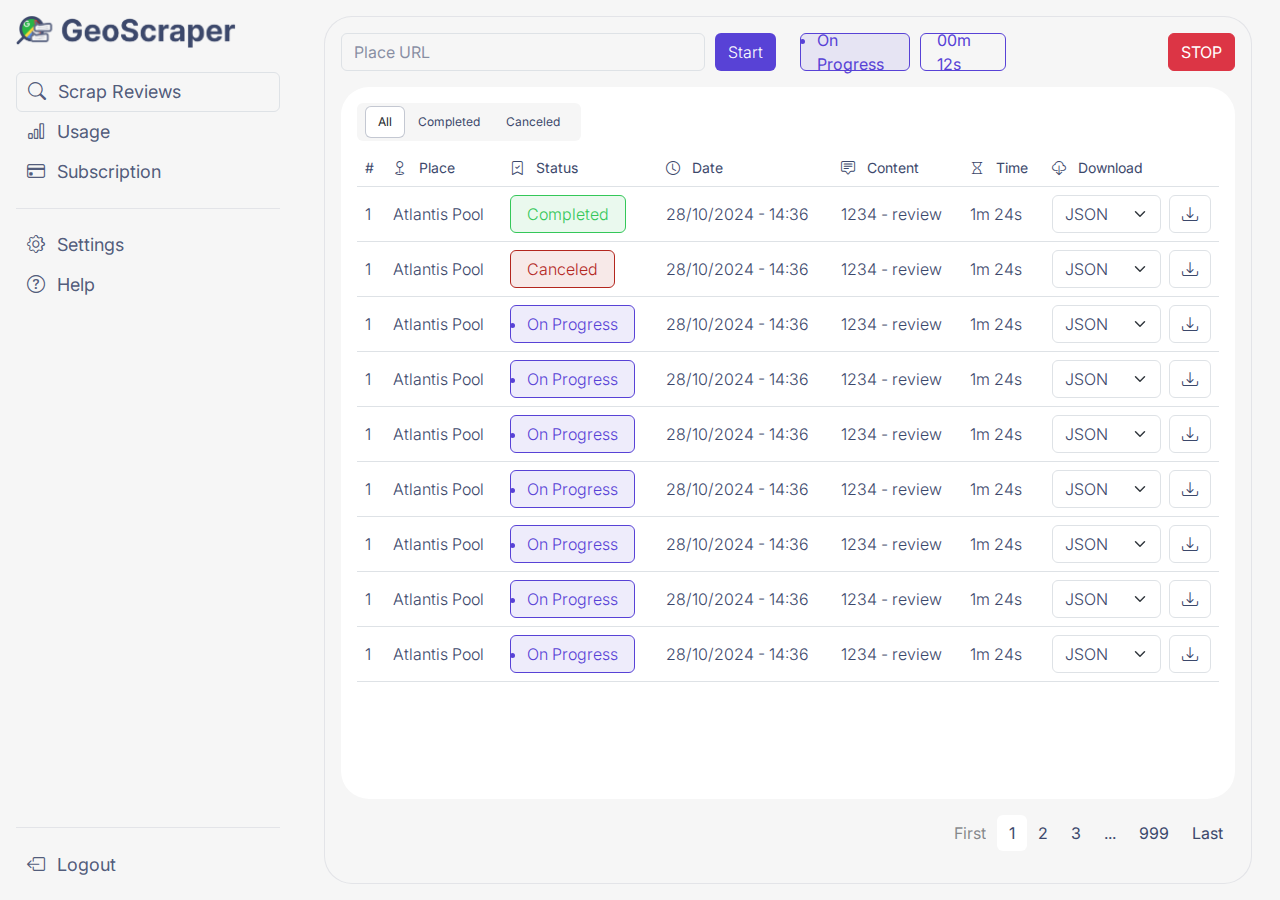
<file: index.html>
<!DOCTYPE html>
<html lang="en">

<head>
    <link href="https://cdn.jsdelivr.net/npm/bootstrap@5.3.3/dist/css/bootstrap.min.css" rel="stylesheet"
        integrity="sha384-QWTKZyjpPEjISv5WaRU9OFeRpok6YctnYmDr5pNlyT2bRjXh0JMhjY6hW+ALEwIH" crossorigin="anonymous">
    <link rel="preconnect" href="https://fonts.googleapis.com">
    <link rel="preconnect" href="https://fonts.gstatic.com" crossorigin>
    <link rel="stylesheet" href="https://cdn.jsdelivr.net/npm/bootstrap-icons@1.11.3/font/bootstrap-icons.min.css">
    <link
        href="https://fonts.googleapis.com/css2?family=Inter:ital,opsz,wght@0,14..32,100..900;1,14..32,100..900&family=Josefin+Sans:ital,wght@0,100..700;1,100..700&display=swap"
        rel="stylesheet">
    <link href="./style.css" rel="stylesheet" />
    <meta charset="UTF-8">
    <meta name="viewport" content="width=device-width, initial-scale=1.0">
    <title>Document</title>
</head>

<body>
    <section class="row geo-wrapper">
        <div class="col-3">
            <div class="geo-menu-wrapper card border-0 bg-transparent flex-grow-1">
                <div class="card-body">
                    <div class="geo-logo">
                        <img src="./images/logo.png" alt="GeoScraper logo">
                    </div>
                    <ul class="geo-menu list-group mt-4 h-100">
                        <li class="geo-menu-item list-group-item border bg-transparent">
                            <a href="./index.html">
                                <i class="bi-search"></i>
                                Scrap Reviews
                            </a>
                        </li>
                        <li class="geo-menu-item list-group-item bg-transparent">
                            <a href="">
                                <i class="bi-bar-chart"></i>
                                Usage
                            </a>
                        </li>
                        <li class="geo-menu-item list-group-item bg-transparent">
                            <a href="">
                                <i class="bi-credit-card"></i>
                                Subscription
                            </a>
                        </li>
                        <hr>
                        <li class="geo-menu-item list-group-item bg-transparent">
                            <a href="./settings.html">
                                <i class="bi-gear"></i>
                                Settings
                            </a>
                        </li>
                        <li class="geo-menu-item list-group-item bg-transparent">
                            <a href="./help.html">
                                <i class="bi-question-circle"></i>
                                Help
                            </a>
                        </li>
                        <hr class="mt-auto">
                        <li class="geo-menu-item list-group-item bg-transparent">
                            <a href="">
                                <i class="bi-box-arrow-left"></i>
                                Logout
                            </a>
                        </li>
                    </ul>
                </div>
            </div>
        </div>
        <div class="col-9 p-3">
            <div class="card h-100 geo-right-wrapper">
                <div class="card-body geo-right p-0">
                    <div class="card h-100 border-0 bg-transparent">
                        <div class="card-body vstack gap-3">
                            <div class="row">
                                <div class="col-6 search-input">
                                    <div class="input-group">
                                        <input type="text" class="form-control" placeholder="Place URL"
                                            aria-describedby="addon-wrapping">
                                    </div>
                                    <button class="btn">Start</button>
                                </div>
                                <div class="col progress-status">
                                    <div class="geo-badge">
                                        <li>On Progress</li>
                                    </div>
                                    <div class="geo-badge bg-transparent">
                                        00m 12s
                                    </div>
                                </div>
                                <div class="col d-flex justify-content-end">
                                    <button class="btn btn-danger">STOP</button>
                                </div>
                            </div>
                            <div class="card geo-right-body border-0">
                                <div class="card-body">
                                    <div class="d-flex">
                                        <div class="geo-filter">
                                            <input type="radio" class="btn-check" name="options-base" id="option5"
                                                autocomplete="off" checked>
                                            <label class="btn" for="option5">All</label>

                                            <input type="radio" class="btn-check" name="options-base" id="option6"
                                                autocomplete="off">
                                            <label class="btn" for="option6">Completed</label>

                                            <input type="radio" class="btn-check" name="options-base" id="option8"
                                                autocomplete="off">
                                            <label class="btn" for="option8">Canceled</label>
                                        </div>
                                    </div>
                                    <div class="mt-2">
                                        <table class="table geo-table">
                                            <thead>
                                                <tr>
                                                    <th scope="col">#</th>
                                                    <th scope="col">
                                                        <i class="bi-geo"></i>
                                                        Place
                                                    </th>
                                                    <th scope="col">
                                                        <i class="bi-bookmark-check"></i>
                                                        Status
                                                    </th>
                                                    <th scope="col">
                                                        <i class="bi-clock"></i>
                                                        Date
                                                    </th>
                                                    <th scope="col">
                                                        <i class="bi-chat-square-text"></i>
                                                        Content
                                                    </th>
                                                    <th scope="col">
                                                        <i class="bi-hourglass"></i>
                                                        Time
                                                    </th>
                                                    <th scope="col">
                                                        <i class="bi-cloud-download"></i>
                                                        Download
                                                    </th>
                                                </tr>
                                            </thead>
                                            <tbody>
                                                <tr>
                                                    <th scope="row">1</th>
                                                    <td>
                                                        <a href="./scraped-item.html">
                                                            Atlantis Pool
                                                        </a>
                                                    </td>
                                                    <td>
                                                        <div class="d-flex">
                                                            <div class="geo-badge success">
                                                                Completed
                                                            </div>
                                                        </div>
                                                    </td>
                                                    <td>28/10/2024 - 14:36</td>
                                                    <td>1234 - review</td>
                                                    <td>1m 24s</td>
                                                    <td>
                                                        <div class="d-flex gap-2 geo-select">
                                                            <select class="form-select"
                                                                aria-label="Default select example">
                                                                <option selected>JSON</option>
                                                                <option value="1">CSV</option>
                                                            </select>
                                                            <button class="btn border"><i
                                                                    class="bi-download"></i></button>
                                                        </div>
                                                    </td>
                                                </tr>
                                                <tr>
                                                    <th scope="row">1</th>
                                                    <td>Atlantis Pool</td>
                                                    <td>
                                                        <div class="d-flex">
                                                            <div class="geo-badge canceled">
                                                                Canceled
                                                            </div>
                                                        </div>
                                                    </td>
                                                    <td>28/10/2024 - 14:36</td>
                                                    <td>1234 - review</td>
                                                    <td>1m 24s</td>
                                                    <td>
                                                        <div class="d-flex gap-2 geo-select">
                                                            <select class="form-select"
                                                                aria-label="Default select example">
                                                                <option selected>JSON</option>
                                                                <option value="1">CSV</option>
                                                            </select>
                                                            <button class="btn border"><i
                                                                    class="bi-download"></i></button>
                                                        </div>
                                                    </td>
                                                </tr>
                                                <tr>
                                                    <th scope="row">1</th>
                                                    <td>Atlantis Pool</td>
                                                    <td>
                                                        <div class="d-flex">
                                                            <div class="geo-badge">
                                                                <li>On Progress</li>
                                                            </div>
                                                        </div>
                                                    </td>
                                                    <td>28/10/2024 - 14:36</td>
                                                    <td>1234 - review</td>
                                                    <td>1m 24s</td>
                                                    <td>
                                                        <div class="d-flex gap-2 geo-select">
                                                            <select class="form-select"
                                                                aria-label="Default select example">
                                                                <option selected>JSON</option>
                                                                <option value="1">CSV</option>
                                                            </select>
                                                            <button class="btn border"><i
                                                                    class="bi-download"></i></button>
                                                        </div>
                                                    </td>
                                                </tr>
                                                <tr>
                                                    <th scope="row">1</th>
                                                    <td>Atlantis Pool</td>
                                                    <td>
                                                        <div class="d-flex">
                                                            <div class="geo-badge">
                                                                <li>On Progress</li>
                                                            </div>
                                                        </div>
                                                    </td>
                                                    <td>28/10/2024 - 14:36</td>
                                                    <td>1234 - review</td>
                                                    <td>1m 24s</td>
                                                    <td>
                                                        <div class="d-flex gap-2 geo-select">
                                                            <select class="form-select"
                                                                aria-label="Default select example">
                                                                <option selected>JSON</option>
                                                                <option value="1">CSV</option>
                                                            </select>
                                                            <button class="btn border"><i
                                                                    class="bi-download"></i></button>
                                                        </div>
                                                    </td>
                                                </tr>
                                                <tr>
                                                    <th scope="row">1</th>
                                                    <td>Atlantis Pool</td>
                                                    <td>
                                                        <div class="d-flex">
                                                            <div class="geo-badge">
                                                                <li>On Progress</li>
                                                            </div>
                                                        </div>
                                                    </td>
                                                    <td>28/10/2024 - 14:36</td>
                                                    <td>1234 - review</td>
                                                    <td>1m 24s</td>
                                                    <td>
                                                        <div class="d-flex gap-2 geo-select">
                                                            <select class="form-select"
                                                                aria-label="Default select example">
                                                                <option selected>JSON</option>
                                                                <option value="1">CSV</option>
                                                            </select>
                                                            <button class="btn border"><i
                                                                    class="bi-download"></i></button>
                                                        </div>
                                                    </td>
                                                </tr>
                                                <tr>
                                                    <th scope="row">1</th>
                                                    <td>Atlantis Pool</td>
                                                    <td>
                                                        <div class="d-flex">
                                                            <div class="geo-badge">
                                                                <li>On Progress</li>
                                                            </div>
                                                        </div>
                                                    </td>
                                                    <td>28/10/2024 - 14:36</td>
                                                    <td>1234 - review</td>
                                                    <td>1m 24s</td>
                                                    <td>
                                                        <div class="d-flex gap-2 geo-select">
                                                            <select class="form-select"
                                                                aria-label="Default select example">
                                                                <option selected>JSON</option>
                                                                <option value="1">CSV</option>
                                                            </select>
                                                            <button class="btn border"><i
                                                                    class="bi-download"></i></button>
                                                        </div>
                                                    </td>
                                                </tr>
                                                <tr>
                                                    <th scope="row">1</th>
                                                    <td>Atlantis Pool</td>
                                                    <td>
                                                        <div class="d-flex">
                                                            <div class="geo-badge">
                                                                <li>On Progress</li>
                                                            </div>
                                                        </div>
                                                    </td>
                                                    <td>28/10/2024 - 14:36</td>
                                                    <td>1234 - review</td>
                                                    <td>1m 24s</td>
                                                    <td>
                                                        <div class="d-flex gap-2 geo-select">
                                                            <select class="form-select"
                                                                aria-label="Default select example">
                                                                <option selected>JSON</option>
                                                                <option value="1">CSV</option>
                                                            </select>
                                                            <button class="btn border"><i
                                                                    class="bi-download"></i></button>
                                                        </div>
                                                    </td>
                                                </tr>
                                                <tr>
                                                    <th scope="row">1</th>
                                                    <td>Atlantis Pool</td>
                                                    <td>
                                                        <div class="d-flex">
                                                            <div class="geo-badge">
                                                                <li>On Progress</li>
                                                            </div>
                                                        </div>
                                                    </td>
                                                    <td>28/10/2024 - 14:36</td>
                                                    <td>1234 - review</td>
                                                    <td>1m 24s</td>
                                                    <td>
                                                        <div class="d-flex gap-2 geo-select">
                                                            <select class="form-select"
                                                                aria-label="Default select example">
                                                                <option selected>JSON</option>
                                                                <option value="1">CSV</option>
                                                            </select>
                                                            <button class="btn border"><i
                                                                    class="bi-download"></i></button>
                                                        </div>
                                                    </td>
                                                </tr>
                                                <tr>
                                                    <th scope="row">1</th>
                                                    <td>Atlantis Pool</td>
                                                    <td>
                                                        <div class="d-flex">
                                                            <div class="geo-badge">
                                                                <li>On Progress</li>
                                                            </div>
                                                        </div>
                                                    </td>
                                                    <td>28/10/2024 - 14:36</td>
                                                    <td>1234 - review</td>
                                                    <td>1m 24s</td>
                                                    <td>
                                                        <div class="d-flex gap-2 geo-select">
                                                            <select class="form-select"
                                                                aria-label="Default select example">
                                                                <option selected>JSON</option>
                                                                <option value="1">CSV</option>
                                                            </select>
                                                            <button class="btn border"><i
                                                                    class="bi-download"></i></button>
                                                        </div>
                                                    </td>
                                                </tr>


                                            </tbody>
                                        </table>
                                    </div>
                                </div>
                            </div>
                            <nav class="ms-auto geo-pagination" aria-label="Scraper pagination">
                                <ul class="pagination">
                                    <li class="page-item"><a class="page-link border-0 disabled" href="#">First</a></li>
                                    <li class="page-item"><a class="page-link border-0 active" href="#">1</a></li>
                                    <li class="page-item"><a class="page-link border-0" href="#">2</a></li>
                                    <li class="page-item"><a class="page-link border-0" href="#">3</a></li>
                                    <li class="page-item"><a class="page-link border-0" href="#">...</a></li>
                                    <li class="page-item"><a class="page-link border-0" href="#">999</a></li>
                                    <li class="page-item"><a class="page-link border-0" href="#">Last</a></li>
                                </ul>
                            </nav>
                        </div>
                    </div>
                </div>
            </div>
        </div>
    </section>

    <script src="https://cdn.jsdelivr.net/npm/bootstrap@5.3.3/dist/js/bootstrap.bundle.min.js"
        integrity="sha384-YvpcrYf0tY3lHB60NNkmXc5s9fDVZLESaAA55NDzOxhy9GkcIdslK1eN7N6jIeHz"
        crossorigin="anonymous"></script>
</body>

</html>
</file>
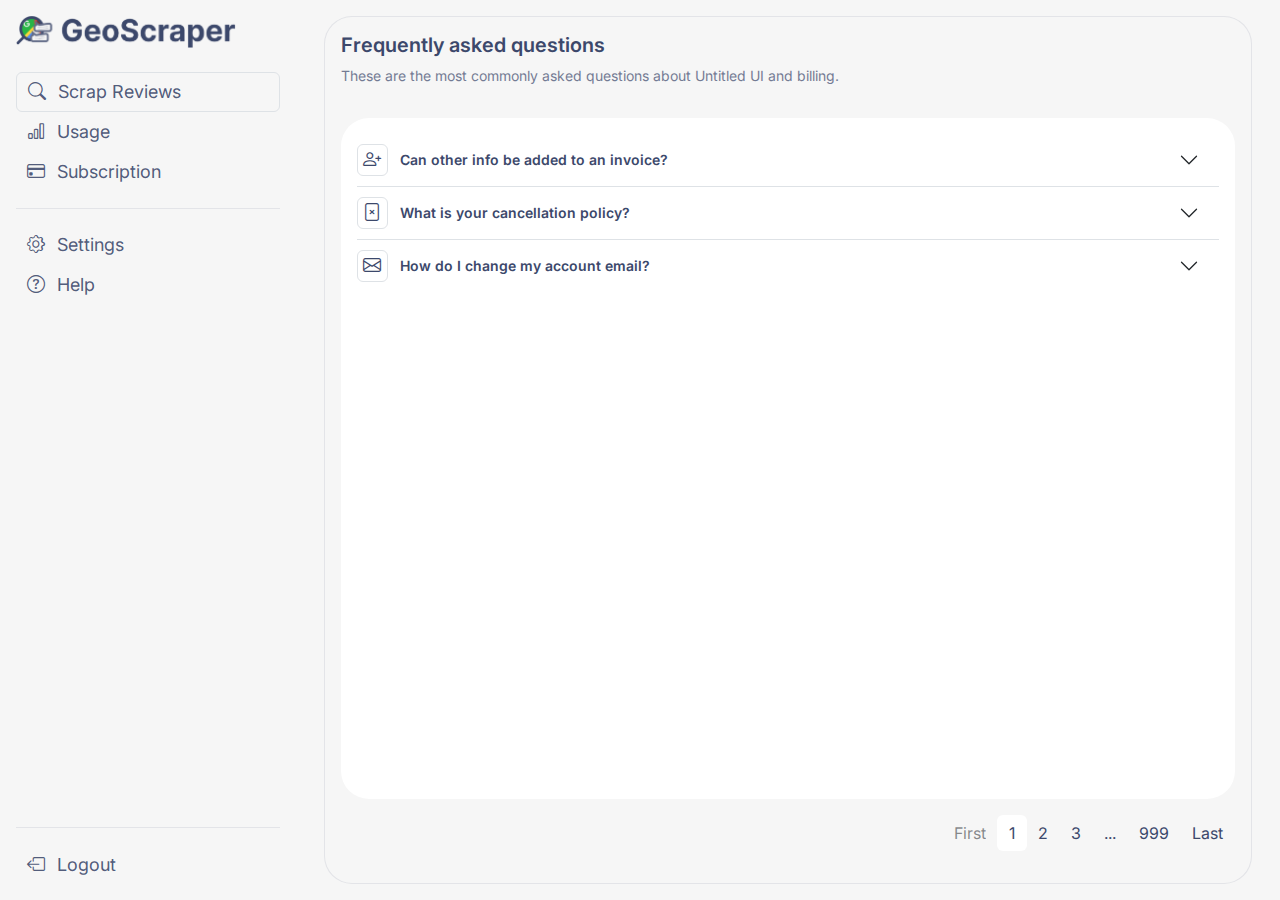
<file: help.html>
<!DOCTYPE html>
<html lang="en">

<head>
    <link href="https://cdn.jsdelivr.net/npm/bootstrap@5.3.3/dist/css/bootstrap.min.css" rel="stylesheet"
        integrity="sha384-QWTKZyjpPEjISv5WaRU9OFeRpok6YctnYmDr5pNlyT2bRjXh0JMhjY6hW+ALEwIH" crossorigin="anonymous">
    <link rel="preconnect" href="https://fonts.googleapis.com">
    <link rel="preconnect" href="https://fonts.gstatic.com" crossorigin>
    <link rel="stylesheet" href="https://cdn.jsdelivr.net/npm/bootstrap-icons@1.11.3/font/bootstrap-icons.min.css">
    <link
        href="https://fonts.googleapis.com/css2?family=Inter:ital,opsz,wght@0,14..32,100..900;1,14..32,100..900&family=Josefin+Sans:ital,wght@0,100..700;1,100..700&display=swap"
        rel="stylesheet">
    <link rel="stylesheet" href="./style.css" />
    <link rel="stylesheet" href="./help.css" />
    <meta charset="UTF-8">
    <meta name="viewport" content="width=device-width, initial-scale=1.0">
    <title>Document</title>
</head>

<body>
    <section class="row geo-wrapper">
        <div class="col-3">
            <div class="geo-menu-wrapper card border-0 bg-transparent flex-grow-1">
                <div class="card-body">
                    <div class="geo-logo">
                        <img src="./images/logo.png" alt="GeoScraper logo">
                    </div>
                    <ul class="geo-menu list-group mt-4 h-100">
                        <li class="geo-menu-item list-group-item border bg-transparent">
                            <a href="./index.html">
                                <i class="bi-search"></i>
                                Scrap Reviews
                            </a>
                        </li>
                        <li class="geo-menu-item list-group-item bg-transparent">
                            <a href="">
                                <i class="bi-bar-chart"></i>
                                Usage
                            </a>
                        </li>
                        <li class="geo-menu-item list-group-item bg-transparent">
                            <a href="">
                                <i class="bi-credit-card"></i>
                                Subscription
                            </a>
                        </li>
                        <hr>
                        <li class="geo-menu-item list-group-item bg-transparent">
                            <a href="./settings.html">
                                <i class="bi-gear"></i>
                                Settings
                            </a>
                        </li>
                        <li class="geo-menu-item list-group-item bg-transparent">
                            <a href="./help.html">
                                <i class="bi-question-circle"></i>
                                Help
                            </a>
                        </li>
                        <hr class="mt-auto">
                        <li class="geo-menu-item list-group-item bg-transparent">
                            <a href="">
                                <i class="bi-box-arrow-left"></i>
                                Logout
                            </a>
                        </li>
                    </ul>
                </div>
            </div>
        </div>
        <div class="col-9 p-3">
            <div class="card h-100 geo-right-wrapper">
                <div class="card-body geo-right p-0">
                    <div class="card h-100 border-0 bg-transparent">
                        <div class="card-body vstack gap-3">
                            <div class="geo-help">
                                <h5>Frequently asked questions</h5>
                                <p>These are the most commonly asked questions about Untitled UI and billing.</p>
                            </div>
                            <div class="card geo-right-body border-0">
                                <div class="card-body">
                                    <div class="accordion accordion-flush" id="accordionFlushExample">
                                        <div class="accordion-item">
                                            <h2 class="accordion-header">
                                                <div class="accordion-icon">
                                                    <i class="bi-person-plus"></i>
                                                </div>
                                                <button class="accordion-button collapsed border-0" type="button"
                                                    data-bs-toggle="collapse" data-bs-target="#flush-collapseOne"
                                                    aria-expanded="false" aria-controls="flush-collapseOne">
                                                    Can other info be added to an invoice?
                                                </button>
                                            </h2>
                                            <div id="flush-collapseOne" class="accordion-collapse collapse"
                                                data-bs-parent="#accordionFlushExample">
                                                <div class="accordion-body">Yes, you can try us for free for 30 days. If
                                                    you want, we’ll provide you with a free 30-minute onboarding call to
                                                    get up and running</div>
                                            </div>
                                        </div>
                                        <div class="accordion-item">
                                            <h2 class="accordion-header">
                                                <div class="accordion-icon">
                                                    <i class="bi-file-x"></i>
                                                </div>
                                                <button class="accordion-button collapsed" type="button"
                                                    data-bs-toggle="collapse" data-bs-target="#flush-collapseTwo"
                                                    aria-expanded="false" aria-controls="flush-collapseTwo">
                                                    What is your cancellation policy?
                                                </button>
                                            </h2>
                                            <div id="flush-collapseTwo" class="accordion-collapse collapse"
                                                data-bs-parent="#accordionFlushExample">
                                                <div class="accordion-body">Placeholder content for this accordion,
                                                    which is intended to demonstrate the <code>.accordion-flush</code>
                                                    class. This is the second item's accordion body. Let's imagine this
                                                    being filled with some actual content.</div>
                                            </div>
                                        </div>
                                        <div class="accordion-item">
                                            <h2 class="accordion-header">
                                                <div class="accordion-icon">
                                                    <i class="bi-envelope"></i>
                                                </div>
                                                <button class="accordion-button collapsed" type="button"
                                                    data-bs-toggle="collapse" data-bs-target="#flush-collapseThree"
                                                    aria-expanded="false" aria-controls="flush-collapseThree">
                                                    How do I change my account email?
                                                </button>
                                            </h2>
                                            <div id="flush-collapseThree" class="accordion-collapse collapse"
                                                data-bs-parent="#accordionFlushExample">
                                                <div class="accordion-body">Placeholder content for this accordion,
                                                    which is intended to demonstrate the <code>.accordion-flush</code>
                                                    class. This is the third item's accordion body. Nothing more
                                                    exciting happening here in terms of content, but just filling up the
                                                    space to make it look, at least at first glance, a bit more
                                                    representative of how this would look in a real-world application.
                                                </div>
                                            </div>
                                        </div>
                                    </div>
                                </div>
                            </div>
                            <nav class="ms-auto geo-pagination" aria-label="Scraper pagination">
                                <ul class="pagination">
                                    <li class="page-item"><a class="page-link border-0 disabled" href="#">First</a></li>
                                    <li class="page-item"><a class="page-link border-0 active" href="#">1</a></li>
                                    <li class="page-item"><a class="page-link border-0" href="#">2</a></li>
                                    <li class="page-item"><a class="page-link border-0" href="#">3</a></li>
                                    <li class="page-item"><a class="page-link border-0" href="#">...</a></li>
                                    <li class="page-item"><a class="page-link border-0" href="#">999</a></li>
                                    <li class="page-item"><a class="page-link border-0" href="#">Last</a></li>
                                </ul>
                            </nav>
                        </div>
                    </div>
                </div>
            </div>
        </div>
    </section>

    <script src="https://cdn.jsdelivr.net/npm/bootstrap@5.3.3/dist/js/bootstrap.bundle.min.js"
        integrity="sha384-YvpcrYf0tY3lHB60NNkmXc5s9fDVZLESaAA55NDzOxhy9GkcIdslK1eN7N6jIeHz"
        crossorigin="anonymous"></script>
</body>

</html>
</file>
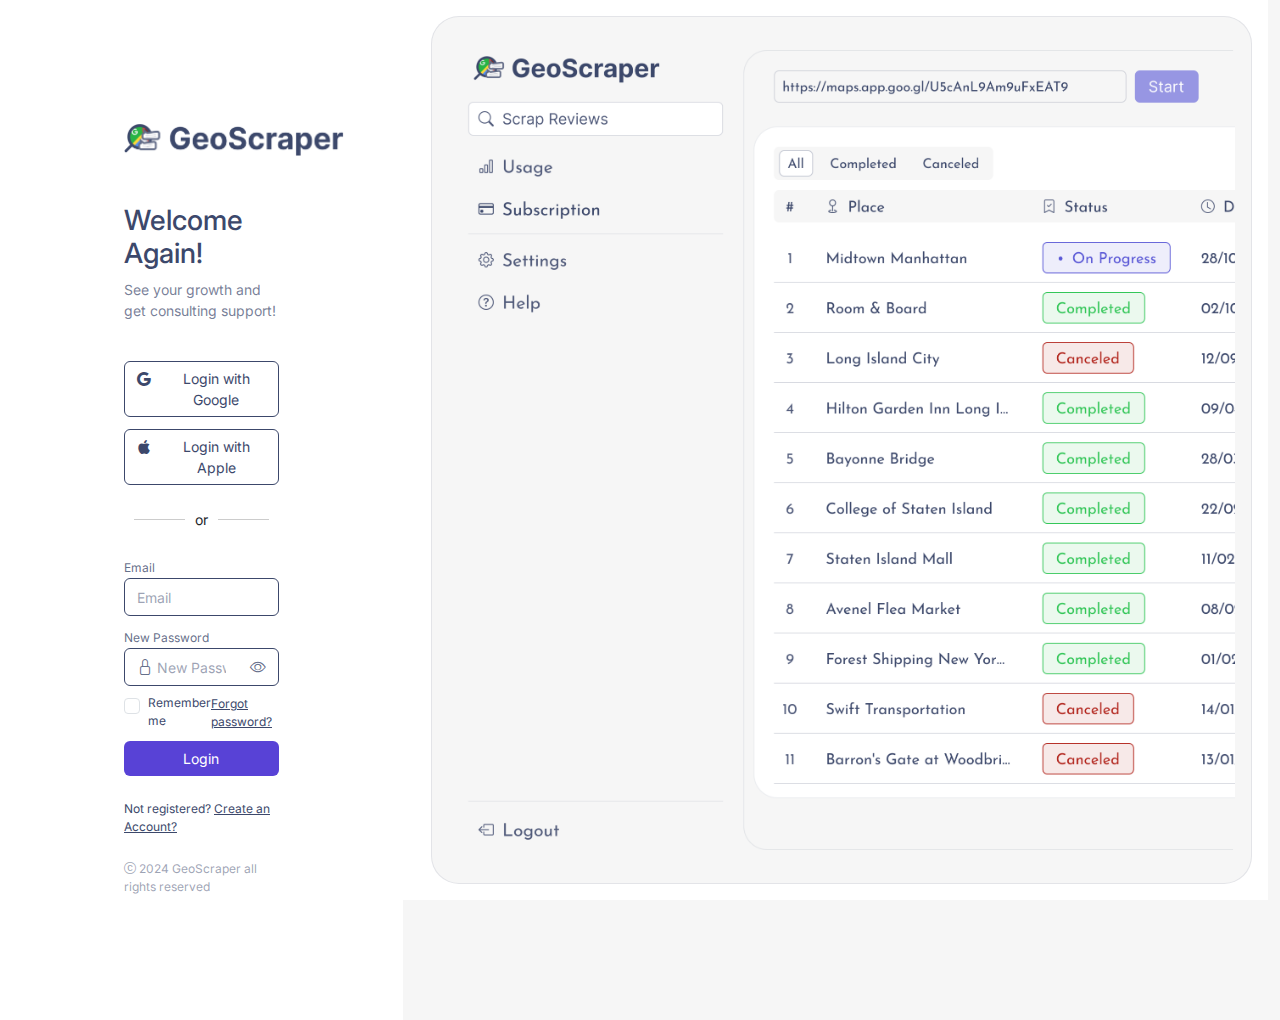
<file: login-page.html>
<!DOCTYPE html>
<html lang="en">

<head>
    <link href="https://cdn.jsdelivr.net/npm/bootstrap@5.3.3/dist/css/bootstrap.min.css" rel="stylesheet"
        integrity="sha384-QWTKZyjpPEjISv5WaRU9OFeRpok6YctnYmDr5pNlyT2bRjXh0JMhjY6hW+ALEwIH" crossorigin="anonymous">
    <link rel="preconnect" href="https://fonts.googleapis.com">
    <link rel="preconnect" href="https://fonts.gstatic.com" crossorigin>
    <link rel="stylesheet" href="https://cdn.jsdelivr.net/npm/bootstrap-icons@1.11.3/font/bootstrap-icons.min.css">
    <link
        href="https://fonts.googleapis.com/css2?family=Inter:ital,opsz,wght@0,14..32,100..900;1,14..32,100..900&family=Josefin+Sans:ital,wght@0,100..700;1,100..700&display=swap"
        rel="stylesheet">
    <link rel="stylesheet" href="./style.css" />
    <link rel="stylesheet" href="./login-page.css">
    <meta charset="UTF-8">
    <meta name="viewport" content="width=device-width, initial-scale=1.0">
    <title>Document</title>
</head>

<body>
    <section class="row geo-wrapper bg-white">
        <div class="col-4">
            <div class="geo-menu-wrapper card border-0 bg-transparent flex-grow-1">
                <div class="card-body geo-login-left bg-white">
                    <div class="geo-logo">
                        <img src="./images/logo.png" alt="GeoScraper logo">
                    </div>
                    <div class="vstack gap-4 mt-5">
                        <div class="geo-login-header">
                            <h3 class="geo-login-title">Welcome Again!</h3>
                            <p>See your growth and get consulting support!</p>
                        </div>
                        <div class="geo-login-with">
                            <button class="btn">
                                <i class="bi-google"></i>
                                Login with Google
                            </button>
                            <button class="btn">
                                <i class="bi-apple"></i>
                                Login with Apple
                            </button>
                        </div>
                        <div class="login-text-wrapper">
                            <div class="line"></div>
                            <p class="geo-or-text">or</p>
                            <div class="line"></div>
                        </div>
                        <div class="d-flex flex-column gap-2">
                            <div class="geo-input login-form">
                                <label for="email">Email</label>
                                <input type="email" class="form-control" id="email" placeholder="Email" />
                            </div>
                            <div class="geo-input login-form">
                                <label for="newPassword">New Password</label>
                                <div class="input-group">
                                    <!-- Prefix icon -->
                                    <span class="input-group-text bg-transparent pe-0">
                                        <i class="bi bi-lock"></i>
                                    </span>

                                    <!-- Input field -->
                                    <input type="text" class="form-control border-start-0 border-end-0 ps-1"
                                        id="newPassword" placeholder="New Password">

                                    <!-- Suffix icon -->
                                    <span class="input-group-text bg-transparent">
                                        <i class="bi bi-eye"></i>
                                    </span>
                                </div>
                            </div>
                            <div class="d-flex justify-content-between align-items-center">
                                <div class="form-check geo-check">
                                    <input class="form-check-input" type="checkbox" value="" id="flexCheckDefault">
                                    <label class="form-check-label" for="flexCheckDefault">
                                        Remember me
                                    </label>
                                </div>
                                <a class="geo-link" href="">Forgot password?</a>
                            </div>
                            <button class="btn geo-btn">
                                Login
                            </button>
                            <span class="geo-link mt-3">Not registered? <a class="geo-link" href="">
                                    Create an Account?
                                </a></span>
                        </div>
                        <span class="geo-small-text"><i class="bi-c-circle"></i> 2024 GeoScraper all rights
                            reserved</span>
                    </div>
                </div>
            </div>
        </div>
        <div class="col-8 p-3">
            <div class="card h-100 geo-right-wrapper">
                <div class="card-body geo-right p-0">
                    <div class="card h-100 border-0 bg-transparent">
                        <div class="card-body vstack gap-3">

                            <div class="card geo-right-body border-0">

                            </div>

                        </div>
                    </div>
                </div>
            </div>
        </div>
    </section>

    <script src="https://cdn.jsdelivr.net/npm/bootstrap@5.3.3/dist/js/bootstrap.bundle.min.js"
        integrity="sha384-YvpcrYf0tY3lHB60NNkmXc5s9fDVZLESaAA55NDzOxhy9GkcIdslK1eN7N6jIeHz"
        crossorigin="anonymous"></script>
</body>

</html>
</file>
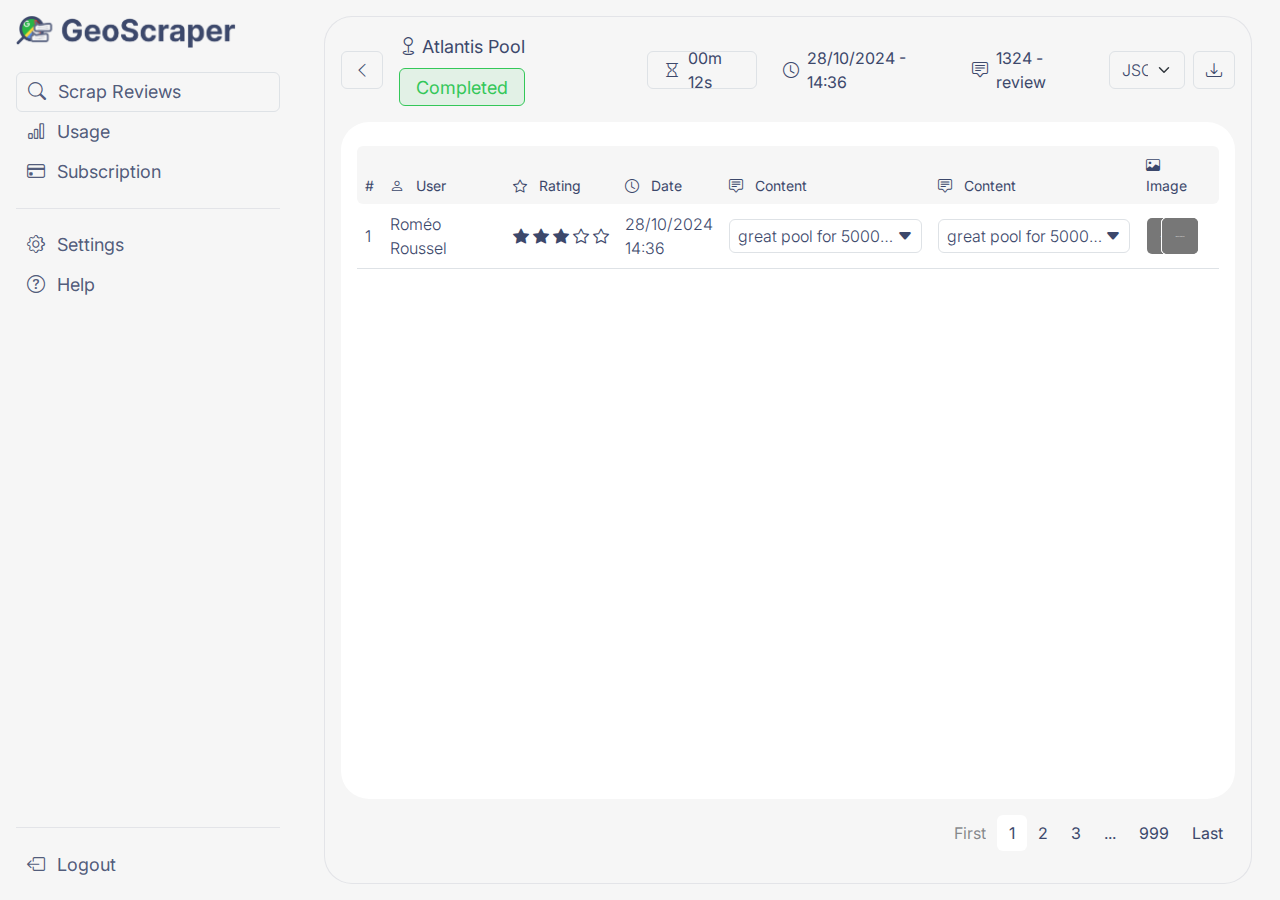
<file: scraped-item.html>
<!DOCTYPE html>
<html lang="en">

<head>
    <link href="https://cdn.jsdelivr.net/npm/bootstrap@5.3.3/dist/css/bootstrap.min.css" rel="stylesheet"
        integrity="sha384-QWTKZyjpPEjISv5WaRU9OFeRpok6YctnYmDr5pNlyT2bRjXh0JMhjY6hW+ALEwIH" crossorigin="anonymous">
    <link rel="preconnect" href="https://fonts.googleapis.com">
    <link rel="preconnect" href="https://fonts.gstatic.com" crossorigin>
    <link rel="stylesheet" href="https://cdn.jsdelivr.net/npm/bootstrap-icons@1.11.3/font/bootstrap-icons.min.css">
    <link
        href="https://fonts.googleapis.com/css2?family=Inter:ital,opsz,wght@0,14..32,100..900;1,14..32,100..900&family=Josefin+Sans:ital,wght@0,100..700;1,100..700&display=swap"
        rel="stylesheet">
    <link href="./style.css" rel="stylesheet" />
    <link rel="stylesheet" href="./scraped-item.css">
    <meta charset="UTF-8">
    <meta name="viewport" content="width=device-width, initial-scale=1.0">
    <title>Document</title>
</head>

<body>
    <section class="row geo-wrapper">
        <div class="col-3">
            <div class="geo-menu-wrapper card border-0 bg-transparent flex-grow-1">
                <div class="card-body">
                    <div class="geo-logo">
                        <img src="./images/logo.png" alt="GeoScraper logo">
                    </div>
                    <ul class="geo-menu list-group mt-4 h-100">
                        <li class="geo-menu-item list-group-item border bg-transparent">
                            <a href="./index.html">
                                <i class="bi-search"></i>
                                Scrap Reviews
                            </a>
                        </li>
                        <li class="geo-menu-item list-group-item bg-transparent">
                            <a href="">
                                <i class="bi-bar-chart"></i>
                                Usage
                            </a>
                        </li>
                        <li class="geo-menu-item list-group-item bg-transparent">
                            <a href="">
                                <i class="bi-credit-card"></i>
                                Subscription
                            </a>
                        </li>
                        <hr>
                        <li class="geo-menu-item list-group-item bg-transparent">
                            <a href="./settings.html">
                                <i class="bi-gear"></i>
                                Settings
                            </a>
                        </li>
                        <li class="geo-menu-item list-group-item bg-transparent">
                            <a href="./help.html">
                                <i class="bi-question-circle"></i>
                                Help
                            </a>
                        </li>
                        <hr class="mt-auto">
                        <li class="geo-menu-item list-group-item bg-transparent">
                            <a href="">
                                <i class="bi-box-arrow-left"></i>
                                Logout
                            </a>
                        </li>
                    </ul>
                </div>
            </div>
        </div>
        <div class="col-9 p-3">
            <div class="card h-100 geo-right-wrapper">
                <div class="card-body p-0 geo-right">
                    <div class="card h-100 border-0 bg-transparent">
                        <div class="card-body vstack gap-3">
                            <div class="row">
                                <div class="col-4 d-flex align-items-center gap-3">
                                    <button class="geo-back-button btn border">
                                        <i class="bi-chevron-left"></i>
                                    </button>
                                    <div class="geo-location d-flex flex-column gap-2">
                                        <span>
                                            <i class="bi-geo"></i>
                                            Atlantis Pool
                                        </span>
                                        <div class="geo-badge success">
                                            Completed
                                        </div>
                                    </div>
                                </div>
                                <div
                                    class="col scraped-item-status progress-status align-items-center justify-content-end">
                                    <div class="geo-badge bg-transparent gap-2 border">
                                        <i class="bi-hourglass"></i>
                                        00m 12s
                                    </div>
                                    <div class=" geo-badge bg-transparent border-0 d-flex gap-2">
                                        <i class="bi-clock"></i>
                                        28/10/2024 - 14:36
                                    </div>
                                    <div class=" geo-badge bg-transparent border-0 d-flex gap-2">
                                        <i class="bi-chat-square-text"></i>
                                        1324 - review
                                    </div>
                                    <div class="d-flex gap-2 geo-select">
                                        <select class="form-select bg-transparent" aria-label="Default select example">
                                            <option selected>JSON</option>
                                            <option value="1">CSV</option>
                                        </select>
                                        <button class="btn border"><i class="bi-download"></i></button>
                                    </div>
                                </div>
                            </div>
                            <div class="card geo-right-body border-0">
                                <div class="card-body">
                                    <div class="mt-2">
                                        <table class="table geo-table">
                                            <thead>
                                                <tr>
                                                    <th scope="col">#</th>
                                                    <th scope="col">
                                                        <i class="bi-person"></i>
                                                        User
                                                    </th>
                                                    <th scope="col">
                                                        <i class="bi-star"></i>
                                                        Rating
                                                    </th>
                                                    <th scope="col">
                                                        <i class="bi-clock"></i>
                                                        Date
                                                    </th>
                                                    <th scope="col">
                                                        <i class="bi-chat-square-text"></i>
                                                        Content
                                                    </th>
                                                    <th scope="col">
                                                        <i class="bi-chat-square-text"></i>
                                                        Content
                                                    </th>
                                                    <th scope="">
                                                        <i class="bi-image"></i>
                                                        Image
                                                    </th>
                                                </tr>
                                            </thead>
                                            <tbody>
                                                <tr>
                                                    <th scope="row">1</th>
                                                    <td>Roméo Roussel</td>
                                                    <td>
                                                        <div class="d-flex gap-1">
                                                            <i class="bi-star-fill"></i>
                                                            <i class="bi-star-fill"></i>
                                                            <i class="bi-star-fill"></i>
                                                            <i class="bi-star"></i>
                                                            <i class="bi-star"></i>
                                                        </div>
                                                    </td>
                                                    <td>28/10/2024<br>14:36</td>
                                                    <td>
                                                        <div class="geo-content">
                                                            <span>
                                                                great pool for 50000 UZB entry (4 usd) with traditional
                                                                Tea
                                                                corner
                                                            </span>
                                                            <i class="bi-caret-down-fill"></i>
                                                        </div>
                                                    </td>
                                                    <td>
                                                        <div class="geo-content">
                                                            <span>
                                                                great pool for 50000 UZB entry (4 usd) with traditional
                                                                Tea
                                                                corner
                                                            </span>
                                                            <i class="bi-caret-down-fill"></i>
                                                        </div>
                                                    </td>
                                                    <td>
                                                        <div class="geo-content-images">
                                                            <img class="geo-content-image"
                                                                src="data:image/svg+xml;charset=UTF-8,%3Csvg%20width%3D%22200%22%20height%3D%22200%22%20xmlns%3D%22http%3A%2F%2Fwww.w3.org%2F2000%2Fsvg%22%20viewBox%3D%220%200%20200%20200%22%20preserveAspectRatio%3D%22none%22%3E%3Cdefs%3E%3Cstyle%20type%3D%22text%2Fcss%22%3E%23holder_192eba5417a%20text%20%7B%20fill%3Argba(255%2C255%2C255%2C.75)%3Bfont-weight%3Anormal%3Bfont-family%3AHelvetica%2C%20monospace%3Bfont-size%3A10pt%20%7D%20%3C%2Fstyle%3E%3C%2Fdefs%3E%3Cg%20id%3D%22holder_192eba5417a%22%3E%3Crect%20width%3D%22200%22%20height%3D%22200%22%20fill%3D%22%23777%22%3E%3C%2Frect%3E%3Cg%3E%3Ctext%20x%3D%2274.421875%22%20y%3D%22104.5%22%3E200x200%3C%2Ftext%3E%3C%2Fg%3E%3C%2Fg%3E%3C%2Fsvg%3E"
                                                                alt="..." class="img-thumbnail">
                                                            <img class="geo-content-image"
                                                                src="data:image/svg+xml;charset=UTF-8,%3Csvg%20width%3D%22200%22%20height%3D%22200%22%20xmlns%3D%22http%3A%2F%2Fwww.w3.org%2F2000%2Fsvg%22%20viewBox%3D%220%200%20200%20200%22%20preserveAspectRatio%3D%22none%22%3E%3Cdefs%3E%3Cstyle%20type%3D%22text%2Fcss%22%3E%23holder_192eba5417a%20text%20%7B%20fill%3Argba(255%2C255%2C255%2C.75)%3Bfont-weight%3Anormal%3Bfont-family%3AHelvetica%2C%20monospace%3Bfont-size%3A10pt%20%7D%20%3C%2Fstyle%3E%3C%2Fdefs%3E%3Cg%20id%3D%22holder_192eba5417a%22%3E%3Crect%20width%3D%22200%22%20height%3D%22200%22%20fill%3D%22%23777%22%3E%3C%2Frect%3E%3Cg%3E%3Ctext%20x%3D%2274.421875%22%20y%3D%22104.5%22%3E200x200%3C%2Ftext%3E%3C%2Fg%3E%3C%2Fg%3E%3C%2Fsvg%3E"
                                                                alt="..." class="img-thumbnail">
                                                            <img class="geo-content-image"
                                                                src="data:image/svg+xml;charset=UTF-8,%3Csvg%20width%3D%22200%22%20height%3D%22200%22%20xmlns%3D%22http%3A%2F%2Fwww.w3.org%2F2000%2Fsvg%22%20viewBox%3D%220%200%20200%20200%22%20preserveAspectRatio%3D%22none%22%3E%3Cdefs%3E%3Cstyle%20type%3D%22text%2Fcss%22%3E%23holder_192eba5417a%20text%20%7B%20fill%3Argba(255%2C255%2C255%2C.75)%3Bfont-weight%3Anormal%3Bfont-family%3AHelvetica%2C%20monospace%3Bfont-size%3A10pt%20%7D%20%3C%2Fstyle%3E%3C%2Fdefs%3E%3Cg%20id%3D%22holder_192eba5417a%22%3E%3Crect%20width%3D%22200%22%20height%3D%22200%22%20fill%3D%22%23777%22%3E%3C%2Frect%3E%3Cg%3E%3Ctext%20x%3D%2274.421875%22%20y%3D%22104.5%22%3E200x200%3C%2Ftext%3E%3C%2Fg%3E%3C%2Fg%3E%3C%2Fsvg%3E"
                                                                alt="..." class="img-thumbnail">
                                                            <img class="geo-content-image"
                                                                src="data:image/svg+xml;charset=UTF-8,%3Csvg%20width%3D%22200%22%20height%3D%22200%22%20xmlns%3D%22http%3A%2F%2Fwww.w3.org%2F2000%2Fsvg%22%20viewBox%3D%220%200%20200%20200%22%20preserveAspectRatio%3D%22none%22%3E%3Cdefs%3E%3Cstyle%20type%3D%22text%2Fcss%22%3E%23holder_192eba5417a%20text%20%7B%20fill%3Argba(255%2C255%2C255%2C.75)%3Bfont-weight%3Anormal%3Bfont-family%3AHelvetica%2C%20monospace%3Bfont-size%3A10pt%20%7D%20%3C%2Fstyle%3E%3C%2Fdefs%3E%3Cg%20id%3D%22holder_192eba5417a%22%3E%3Crect%20width%3D%22200%22%20height%3D%22200%22%20fill%3D%22%23777%22%3E%3C%2Frect%3E%3Cg%3E%3Ctext%20x%3D%2274.421875%22%20y%3D%22104.5%22%3E200x200%3C%2Ftext%3E%3C%2Fg%3E%3C%2Fg%3E%3C%2Fsvg%3E"
                                                                alt="..." class="img-thumbnail">
                                                        </div>
                                                    </td>
                                                </tr>
                                            </tbody>
                                        </table>
                                    </div>
                                </div>
                            </div>
                            <nav class="ms-auto geo-pagination" aria-label="Scraper pagination">
                                <ul class="pagination">
                                    <li class="page-item"><a class="page-link border-0 disabled" href="#">First</a></li>
                                    <li class="page-item"><a class="page-link border-0 active" href="#">1</a></li>
                                    <li class="page-item"><a class="page-link border-0" href="#">2</a></li>
                                    <li class="page-item"><a class="page-link border-0" href="#">3</a></li>
                                    <li class="page-item"><a class="page-link border-0" href="#">...</a></li>
                                    <li class="page-item"><a class="page-link border-0" href="#">999</a></li>
                                    <li class="page-item"><a class="page-link border-0" href="#">Last</a></li>
                                </ul>
                            </nav>
                        </div>
                    </div>
                </div>
            </div>
        </div>
    </section>

    <script src="https://cdn.jsdelivr.net/npm/bootstrap@5.3.3/dist/js/bootstrap.bundle.min.js"
        integrity="sha384-YvpcrYf0tY3lHB60NNkmXc5s9fDVZLESaAA55NDzOxhy9GkcIdslK1eN7N6jIeHz"
        crossorigin="anonymous"></script>
</body>

</html>
</file>
<file: style.css>
:root {
    --primary: rgba(60, 72, 107, 1);
    --primary-90: rgba(60, 72, 107, 0.9);
    --primary-80: rgba(60, 72, 107, 0.8);
    --primary-70: rgba(60, 72, 107, 0.7);
    --primary-50: rgba(60, 72, 107, 0.5);
    --primary-60: rgba(60, 72, 107, 0.6);
    --primary-30: rgba(60, 72, 107, 0.3);
    --primary-20: rgba(60, 72, 107, 0.2);
    --primary-10: rgba(60, 72, 107, 0.1);
    --danger: rgba(179, 38, 30, 1);
    --danger-10: rgba(179, 38, 30, 0.1);
    --indigo: rgba(88, 66, 214, 1);
    --indigo-10: rgba(88, 66, 214, 0.1);
    --success: rgba(52, 199, 89, 1);
    --success-10: rgba(52, 199, 89, 0.1);
    --white: #ffffff;
    --black: #000000
}

* {
    font-family: "Inter", sans-serif;
    box-sizing: border-box;
}

body {
    width: 100%;
    height: 100vh;
    background-color: #f6f6f6;
}

hr {
    border-top: 1px solid var(--primary-10);
    opacity: 1;
}

.geo-wrapper {
    width: 100%;
    height: 100vh;
    display: flex;
}

.geo-logo img {
    width: 220px;
}

.geo-menu-item.active {
    background-color: var(--white);
    border: 1px solid var(--primary-20);
}

.geo-menu-item {
    display: flex;
    height: 40px;
    align-items: center;
    font-size: 18px;
    border: none;
    padding: 0 11px;
    border-radius: 6px;
}

.geo-menu-item a {
    display: flex;
    gap: 12px;
    color: var(--primary-90);
    text-decoration: none;
}

.geo-menu-wrapper {
    height: 100vh;
    display: flex;
}

.geo-menu-wrapper .card-body,
.geo-menu-wrapper .card-body {
    flex-grow: 1;
    display: flex;
    flex-direction: column;
}

.geo-right-wrapper {
    display: flex;
    border-radius: 28px;
    border-color: var(--primary-10);
    background-color: #f6f6f6;
}



.search-input {
    display: flex;
    gap: 10px;
}

.search-input .input-group input {
    background-color: transparent;
    color: var(--primary);
    font-size: 16px;
}

.search-input .input-group input::placeholder {
    color: var(--primary-60);
    font-size: 16px;
}

.search-input .btn {
    background-color: var(--indigo);
    color: var(--white);
    font-weight: 300;
}

.progress-status {
    display: flex;
    gap: 10px;
    justify-content: center;
}

.geo-badge.canceled {
    background-color: var(--danger-10);
    color: var(--danger);
    border-color: var(--danger);

}

.geo-badge.success {
    background-color: var(--success-10);
    color: var(--success);
    border-color: var(--success);
}

.geo-badge {
    height: 38px;
    color: var(--indigo);
    padding-left: 16px;
    padding-right: 16px;
    background-color: var(--indigo-10);
    border: 1px solid var(--indigo);
    border-radius: 6px;
    display: flex;
    align-items: center;
}

.search-input .btn:active {
    background-color: var(--indigo);
    opacity: .9;
    color: var(--white);
}

.geo-right-body {
    border-radius: 28px;
    flex: 1;
}

.geo-filter {
    display: flex;
    height: 38px;
    background-color: #f6f6f6;
    align-items: center;
    padding: 8px;
    border-radius: 6px;
}

.geo-filter input:checked+.btn {
    border-color: var(--primary-30);
    background-color: var(--white);
}

.geo-filter label {
    height: 32px;
    font-size: 12px;
    color: var(--primary);
}

.geo-table thead tr th i {
    margin-right: 8px;
}

.geo-table thead tr th {
    color: var(--primary);
    font-weight: 400;
    font-size: 14px;
}

.geo-select select,
.geo-select button,
.geo-table tbody tr th,
.geo-table tbody tr td,
.geo-table tbody tr td a {
    font-size: 16px;
    font-weight: 300;
    color: var(--primary);
    align-content: center;
    text-decoration: none;
}

.geo-pagination ul li a {
    color: var(--primary);
    background-color: transparent;
}

.geo-pagination ul li a.active {
    background-color: var(--white);
    color: var(--primary);
    border-radius: 6px;
}

.geo-pagination ul li a.disabled {
    background-color: transparent;
    opacity: .7;
}

.geo-input label {
    font-size: 12px;
    color: var(--primary-80);
}

.geo-input input {
    color: var(--primary);
}

.geo-input input::placeholder {
    color: var(--primary-50);
    font-size: 14px;
}

.geo-input .input-group span {
    color: var(--primary-80);
}
</file>
<file: help.css>
.geo-help {
    color: var(--primary);
}

.geo-help h5 {
    font-weight: 600;
}

.geo-help p {
    font-size: 14px;
    opacity: .7;
}

.accordion-button:not(.collapsed) {
    background-color: transparent;
    box-shadow: none;
}

/* .accordion-button:not(.collapsed)  */
.accordion-icon {
    display: flex;
    align-items: center;
    justify-content: center;
    width: 32px;
    height: 32px;
    border-radius: 6px;
    border: 1px solid #dee2e6;
    color: var(--primary);
    font-size: 18px;
}

.accordion-header {
    display: flex;
    align-items: center;
}

.accordion-header button {
    font-weight: 600;
    font-size: 14px;
    color: var(--primary);
}

.accordion-body {
    font-size: 12px;
    color: var(--primary);
    font-weight: 300;
}

.accordion-button {
    padding-left: 12px;
}
</file>
<file: login-page.css>
.geo-login-left {
    padding: 124px;
}

.geo-login-title {
    color: var(--primary);
}

.geo-login-header p {
    color: var(--primary-70);
    font-size: 14px;
}

.geo-login-with {
    display: flex;
    flex-direction: column;
    gap: 12px;
}

.geo-login-with button {
    color: var(--primary);
    border: 1px solid var(--primary);
    display: flex;
    gap: 16px;
    justify-content: center;
    font-size: 14px;
}

.geo-login-with button:hover {
    color: var(--primary);
    border: 1px solid var(--primary);
    opacity: .9;
}

.login-text-wrapper {
    display: flex;
    align-items: center;
    justify-content: center;
}

.line {
    flex: 1;
    height: 1px;
    background-color: #ccc;
    /* Adjust the color as needed */
    margin: 0 10px;
    /* Adjust spacing */
}

.geo-or-text {
    font-size: 14px;
    flood-color: var(--primary);
    margin: 0;
    text-align: center;
}

.login-form .form-control,
.login-form span {
    border: 1px solid var(--primary);
    background-color: #ffffff;
}

.geo-check label {
    color: var(--primary);
    font-size: 12px;
}

.geo-check .form-check-input:checked {
    background-color: var(--primary);
    border-color: var(--primary);
}

.geo-link {
    color: var(--primary);
    font-size: 12px;
}

.geo-btn {
    background-color: var(--indigo);
    color: var(--white);
    font-size: 14px;
}

.geo-btn:hover {
    background-color: var(--indigo);
    opacity: .9;
    color: var(--white);
}

.geo-small-text {
    margin-top: auto;
    font-size: 12px;
    color: var(--primary-50);
}

.geo-right-body {
    background-image: url("./images/login-background.png");
    background-repeat: no-repeat;
    background-size: cover;
}
</file>
<file: scraped-item.css>
.geo-back-button {
    background-color: transparent !important;
    color: var(--primary) !important;

}

.geo-location {
    color: var(--primary);
    font-size: 18px;
}

.scraped-item-status .geo-badge {
    border-color: var(--primary);
    color: var(--primary);
}

.geo-table thead tr th:last-child {
    border-radius: 0 6px 6px 0;
}

.geo-table thead tr th:first-child {
    border-radius: 6px 0 0 6px;
}

.geo-table thead tr th {
    border: none;
    background-color: #f6f6f6;
}

.geo-content-images {
    height: 38px;
    position: relative;
}

.geo-content-image {
    position: absolute;
    width: 38px;
    height: 38px;
    border-radius: 6px;
    border: 1px solid var(--white);
}

.geo-content-image:nth-child(n+2) {
    left: 15px;
}

.geo-content span {
    display: -webkit-box;
    -webkit-line-clamp: 1;
    -webkit-box-orient: vertical;
    overflow: hidden;
    text-overflow: ellipsis;
}

.geo-content {
    display: flex;
    align-items: center;
    max-width: 200px;
    border-radius: 6px;
    border: 1px solid #dee2e6;
    padding: 4px 8px;
}
</file>
